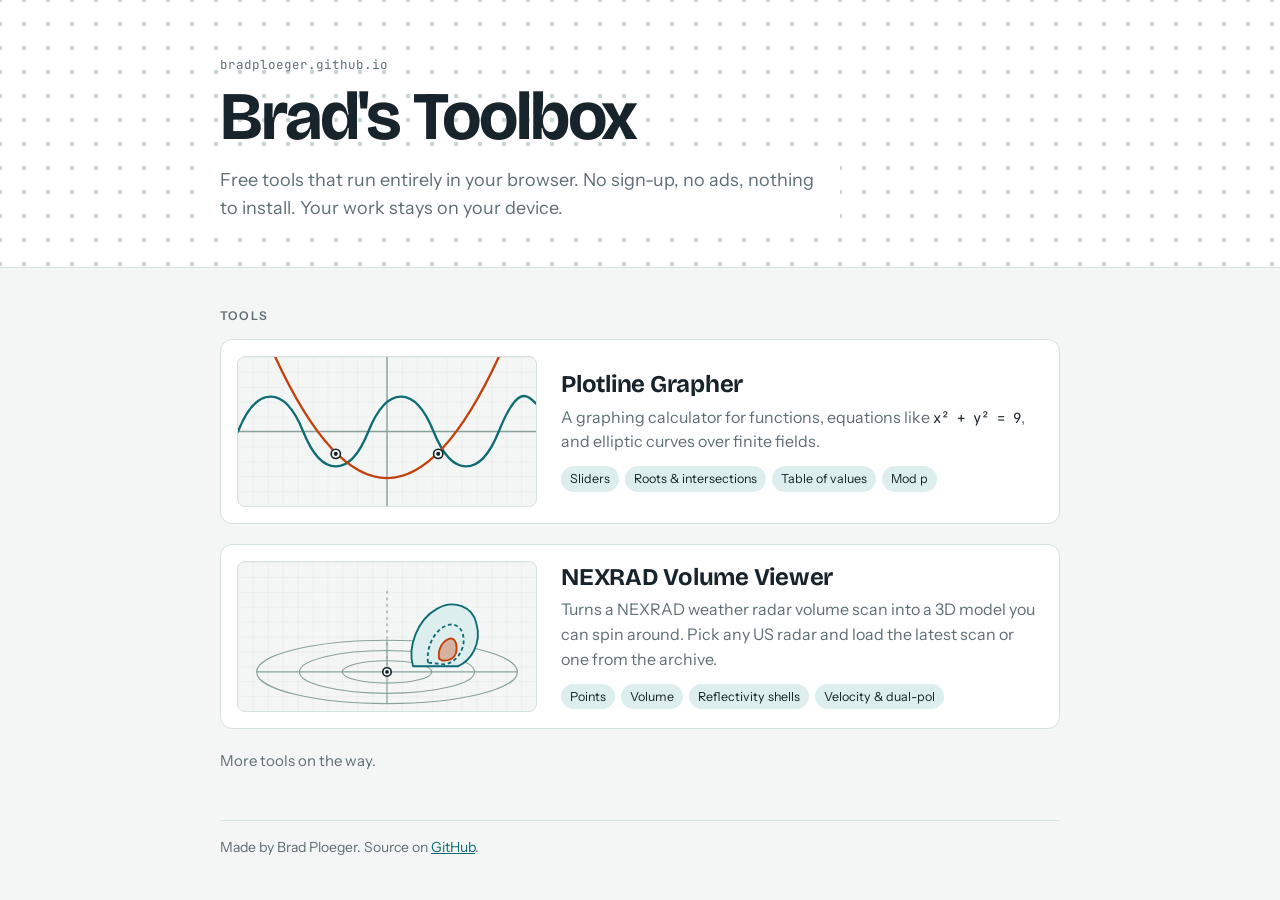
<file: index.html>
<!doctype html>
<html lang="en">
<head>
<meta charset="utf-8">
<meta name="viewport" content="width=device-width, initial-scale=1, viewport-fit=cover">
<title>Brad's Toolbox</title>
<meta name="description" content="Free tools that run in your browser. No sign-up, no ads, nothing to install.">
<meta property="og:title" content="Brad's Toolbox">
<meta property="og:description" content="Free tools that run in your browser. No sign-up, no ads, nothing to install.">
<link rel="icon" href="/assets/favicon.svg" type="image/svg+xml">
<link rel="preconnect" href="https://fonts.googleapis.com">
<link rel="stylesheet" href="https://fonts.googleapis.com/css2?family=Bricolage+Grotesque:opsz,wght@12..96,500;12..96,700&family=Instrument+Sans:wght@400;500;600&family=JetBrains+Mono:wght@400&display=swap">
<link rel="stylesheet" href="/assets/site.css">
</head>
<body>
  <header class="band">
    <div class="wrap">
      <p class="eyebrow">bradploeger.github.io</p>
      <h1>Brad's Toolbox</h1>
      <p class="lede">Free tools that run entirely in your browser. No sign-up, no ads, nothing to install. Your work stays on your device.</p>
    </div>
  </header>

  <main class="wrap">
    <h2 class="section">Tools</h2>
    <ul class="tools">
      <!-- To add a tool: copy this <li>, point it at /tools/<name>/ and swap the preview. -->
      <li>
        <a class="tool" href="/tools/grapher/">
          <svg class="preview" viewBox="0 0 320 160" aria-hidden="true">
            <defs>
              <pattern id="g" width="16" height="16" patternUnits="userSpaceOnUse"><path d="M16 0H0V16" fill="none" stroke="var(--grid)" stroke-width="1"/></pattern>
            </defs>
            <rect width="320" height="160" fill="url(#g)"/>
            <path d="M0 80H320M160 0V160" stroke="var(--axis)" stroke-width="1.5"/>
            <path d="M0 80 C 20 30, 50 30, 70 80 S 120 130, 140 80 S 190 30, 210 80 S 260 130, 280 80 S 310 40, 320 50" fill="none" stroke="var(--c1)" stroke-width="2.5" stroke-linecap="round"/>
            <path d="M40 0 Q 160 260 280 0" fill="none" stroke="var(--c2)" stroke-width="2.5" stroke-linecap="round"/>
            <circle cx="105" cy="104" r="5" fill="var(--paper)" stroke="var(--ink)" stroke-width="1.75"/><circle cx="105" cy="104" r="2.2" fill="var(--ink)"/>
            <circle cx="215" cy="104" r="5" fill="var(--paper)" stroke="var(--ink)" stroke-width="1.75"/><circle cx="215" cy="104" r="2.2" fill="var(--ink)"/>
          </svg>
          <div class="body">
            <h3>Plotline Grapher</h3>
            <p>A graphing calculator for functions, equations like <code>x² + y² = 9</code>, and elliptic curves over finite fields.</p>
            <ul class="tags"><li>Sliders</li><li>Roots &amp; intersections</li><li>Table of values</li><li>Mod p</li></ul>
          </div>
        </a>
      </li>
      <li>
        <a class="tool" href="/tools/nexrad/">
          <svg class="preview" viewBox="0 0 320 160" aria-hidden="true">
            <defs>
              <pattern id="g2" width="16" height="16" patternUnits="userSpaceOnUse"><path d="M16 0H0V16" fill="none" stroke="var(--grid)" stroke-width="1"/></pattern>
            </defs>
            <rect width="320" height="160" fill="url(#g2)"/>
            <g fill="none" stroke="var(--axis)" stroke-width="1.25">
              <ellipse cx="160" cy="118" rx="140" ry="34"/>
              <ellipse cx="160" cy="118" rx="94" ry="23"/>
              <ellipse cx="160" cy="118" rx="48" ry="12"/>
              <path d="M20 118H300M160 84V152"/>
            </g>
            <path d="M160 118 L 160 28" stroke="var(--axis)" stroke-width="1.25" stroke-dasharray="3 4"/>
            <g stroke-linejoin="round" stroke-width="2">
              <path d="M188 112 C 182 92, 192 62, 214 50 C 232 40, 252 48, 256 66 C 262 88, 250 106, 236 112 Z" fill="var(--accent-soft)" stroke="var(--c1)"/>
              <path d="M204 108 C 202 92, 210 74, 224 68 C 236 64, 244 74, 242 88 C 240 100, 232 108, 222 110 Z" fill="none" stroke="var(--c1)" stroke-dasharray="4 3"/>
              <path d="M216 104 C 214 94, 220 84, 228 82 C 234 82, 236 90, 234 98 C 232 104, 226 106, 220 106 Z" fill="var(--c2)" stroke="var(--c2)" fill-opacity="0.35"/>
            </g>
            <circle cx="160" cy="118" r="4.5" fill="var(--paper)" stroke="var(--ink)" stroke-width="1.75"/><circle cx="160" cy="118" r="2" fill="var(--ink)"/>
          </svg>
          <div class="body">
            <h3>NEXRAD Volume Viewer</h3>
            <p>Turns a NEXRAD weather radar volume scan into a 3D model you can spin around. Pick any US radar and load the latest scan or one from the archive.</p>
            <ul class="tags"><li>Points</li><li>Volume</li><li>Reflectivity shells</li><li>Velocity &amp; dual-pol</li></ul>
          </div>
        </a>
      </li>
    </ul>
    <p class="more">More tools on the way.</p>
  </main>

  <footer class="wrap foot">
    <p>Made by Brad Ploeger. Source on <a href="https://github.com/bradploeger/bradploeger.github.io">GitHub</a>.</p>
  </footer>
</body>
</html>
</file>
<file: assets/site.css>
/* Brad's Toolbox — shared site styles.
   Layout: pegboard header band, then a single column of tool cards. */
:root {
  --paper: #f3f6f4;
  --panel: #ffffff;
  --ink: #18242b;
  --muted: #5d6e74;
  --rule: #d5e1dc;
  --grid: #e1eae6;
  --axis: #8aa19b;
  --accent: #0f6b74;
  --accent-soft: #dcefee;
  --peg: #c9d8d2;
  --c1: #0f6b74;
  --c2: #c2410c;
  --font-display: "Bricolage Grotesque", "Instrument Sans", system-ui, sans-serif;
  --font-ui: "Instrument Sans", system-ui, -apple-system, "Segoe UI", sans-serif;
  --font-math: "JetBrains Mono", ui-monospace, Menlo, Consolas, monospace;
}
@media (prefers-color-scheme: dark) {
  :root {
    --paper: #0f1719; --panel: #152024; --ink: #e2ece9; --muted: #8fa3a6; --rule: #24353a;
    --grid: #1b2b2f; --axis: #4d6a6e; --accent: #4fc3c9; --accent-soft: #173a3d; --peg: #22363b;
    --c1: #4fc3c9; --c2: #fb923c;
    color-scheme: dark;
  }
}

* { box-sizing: border-box; }
html { -webkit-text-size-adjust: 100%; }
body { margin: 0; background: var(--paper); color: var(--ink); font: 16px/1.55 var(--font-ui); }
a { color: var(--accent); }
.wrap { max-width: 880px; margin: 0 auto; padding-left: max(20px, env(safe-area-inset-left, 0px)); padding-right: max(20px, env(safe-area-inset-right, 0px)); }

.band {
  background-color: var(--panel);
  background-image: radial-gradient(circle, var(--peg) 2.2px, transparent 2.6px);
  background-size: 24px 24px;
  background-position: 12px 12px;
  border-bottom: 1px solid var(--rule);
  padding-top: env(safe-area-inset-top, 0px);
}
.band .wrap { padding-block: 56px 44px; }
.eyebrow { margin: 0 0 10px; font: 12.5px var(--font-math); color: var(--muted); }
h1 { margin: 0; font: 700 clamp(40px, 8vw, 68px)/1 var(--font-display); letter-spacing: -0.03em; text-wrap: balance; }
.lede { max-width: 34em; margin: 16px 0 0; font-size: 18px; color: var(--muted); background: var(--panel); box-shadow: 0 0 0 8px var(--panel); border-radius: 2px; }

.section { margin: 40px 0 16px; font: 600 12px var(--font-ui); letter-spacing: 0.1em; text-transform: uppercase; color: var(--muted); }
.tools { list-style: none; margin: 0; padding: 0; display: grid; gap: 20px; }
.tool { display: grid; grid-template-columns: minmax(0, 300px) 1fr; gap: 24px; align-items: center; padding: 16px; background: var(--panel); border: 1px solid var(--rule); border-radius: 12px; color: inherit; text-decoration: none; transition: border-color .15s, transform .15s; }
.tool:hover { border-color: var(--accent); transform: translateY(-2px); }
.tool:focus-visible { outline: 2px solid var(--accent); outline-offset: 2px; }
.preview { display: block; width: 100%; max-width: 100%; height: auto; border-radius: 8px; background: var(--paper); border: 1px solid var(--rule); }
.body { min-width: 0; }
.body h3 { margin: 0 0 6px; font: 700 24px/1.15 var(--font-display); letter-spacing: -0.01em; }
.body p { margin: 0 0 12px; color: var(--muted); }
.body code { font: 14px var(--font-math); color: var(--ink); }
.tags { list-style: none; margin: 0; padding: 0; display: flex; flex-wrap: wrap; gap: 6px; }
.tags li { font-size: 12.5px; padding: 3px 9px; border-radius: 999px; background: var(--accent-soft); color: var(--ink); }
.more { margin: 20px 0 0; color: var(--muted); font-size: 15px; }

.foot { padding-block: 48px calc(32px + env(safe-area-inset-bottom, 0px)); color: var(--muted); font-size: 14px; }
.foot p { margin: 0; border-top: 1px solid var(--rule); padding-top: 16px; }

@media (max-width: 640px) {
  .tool { grid-template-columns: 1fr; gap: 14px; }
  .band .wrap { padding-block: 40px 32px; }
}
@media (prefers-reduced-motion: reduce) { .tool { transition: none; } .tool:hover { transform: none; } }
</file>
